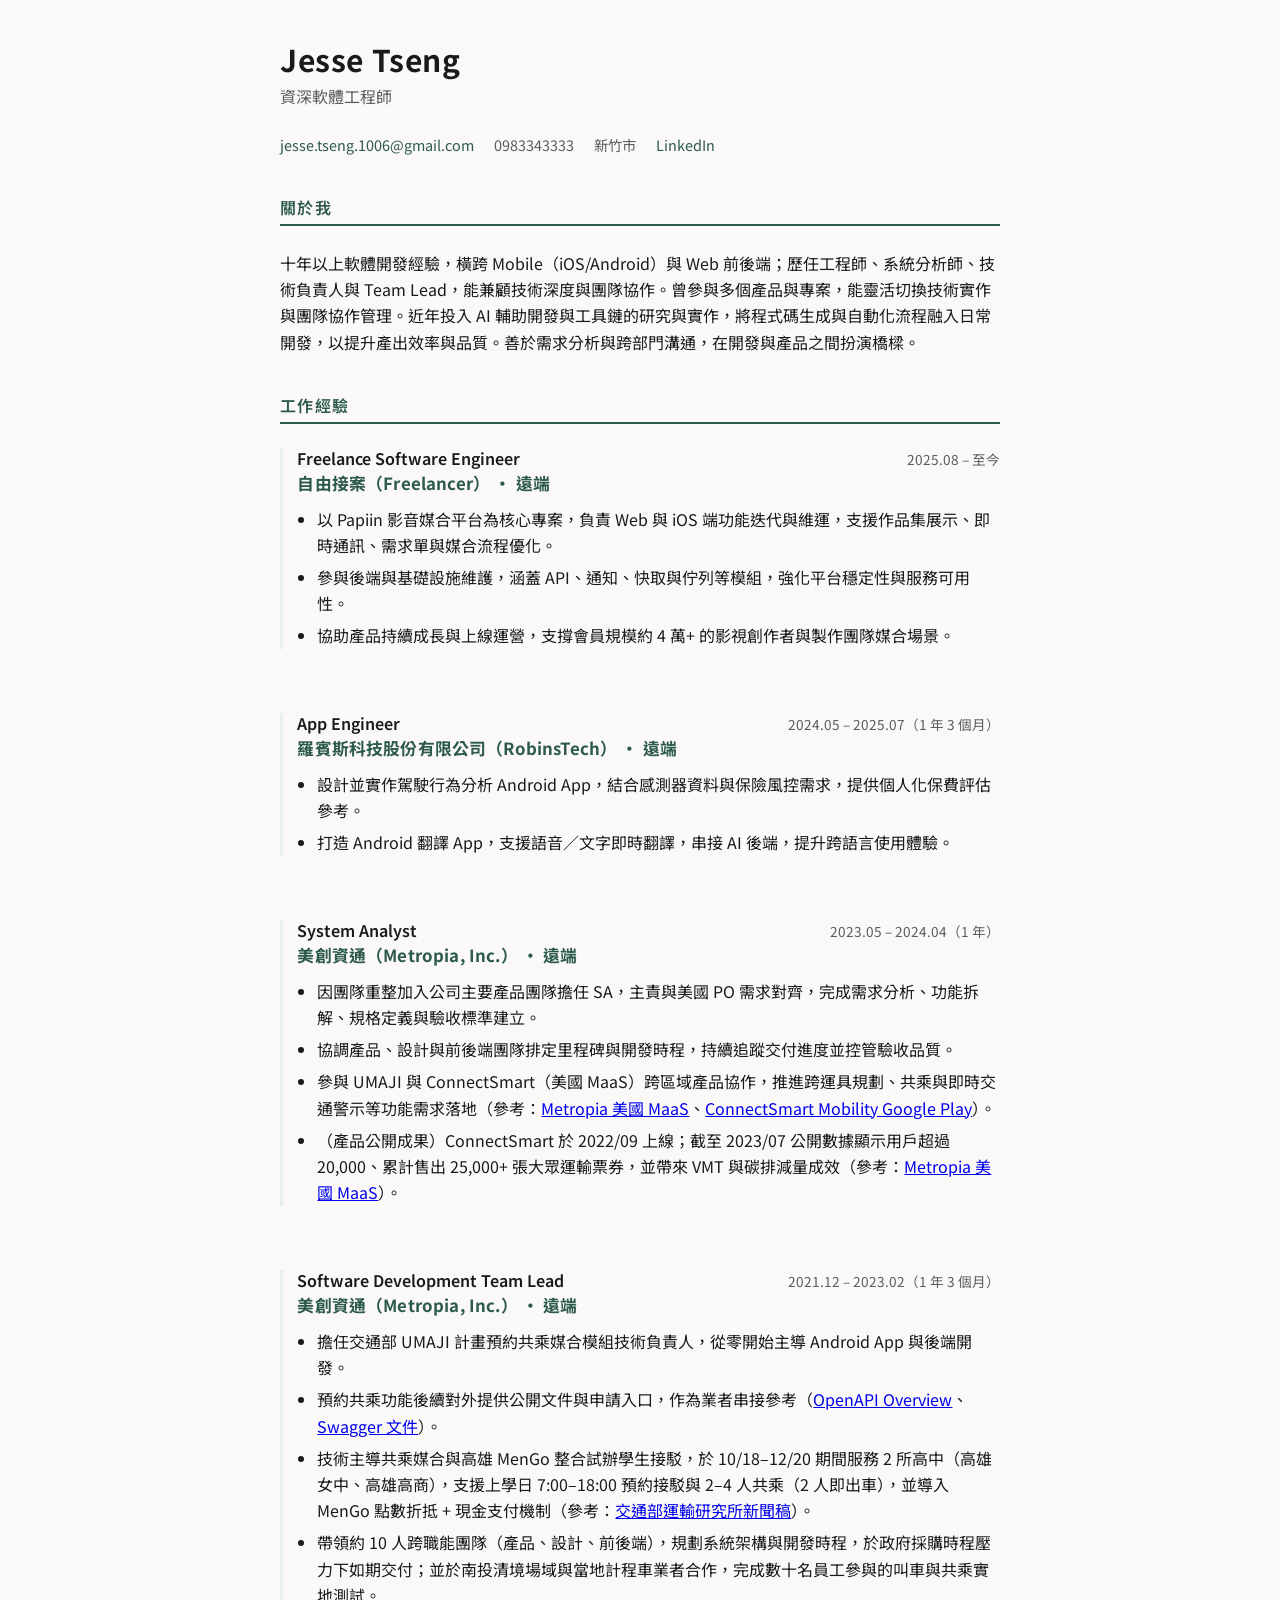
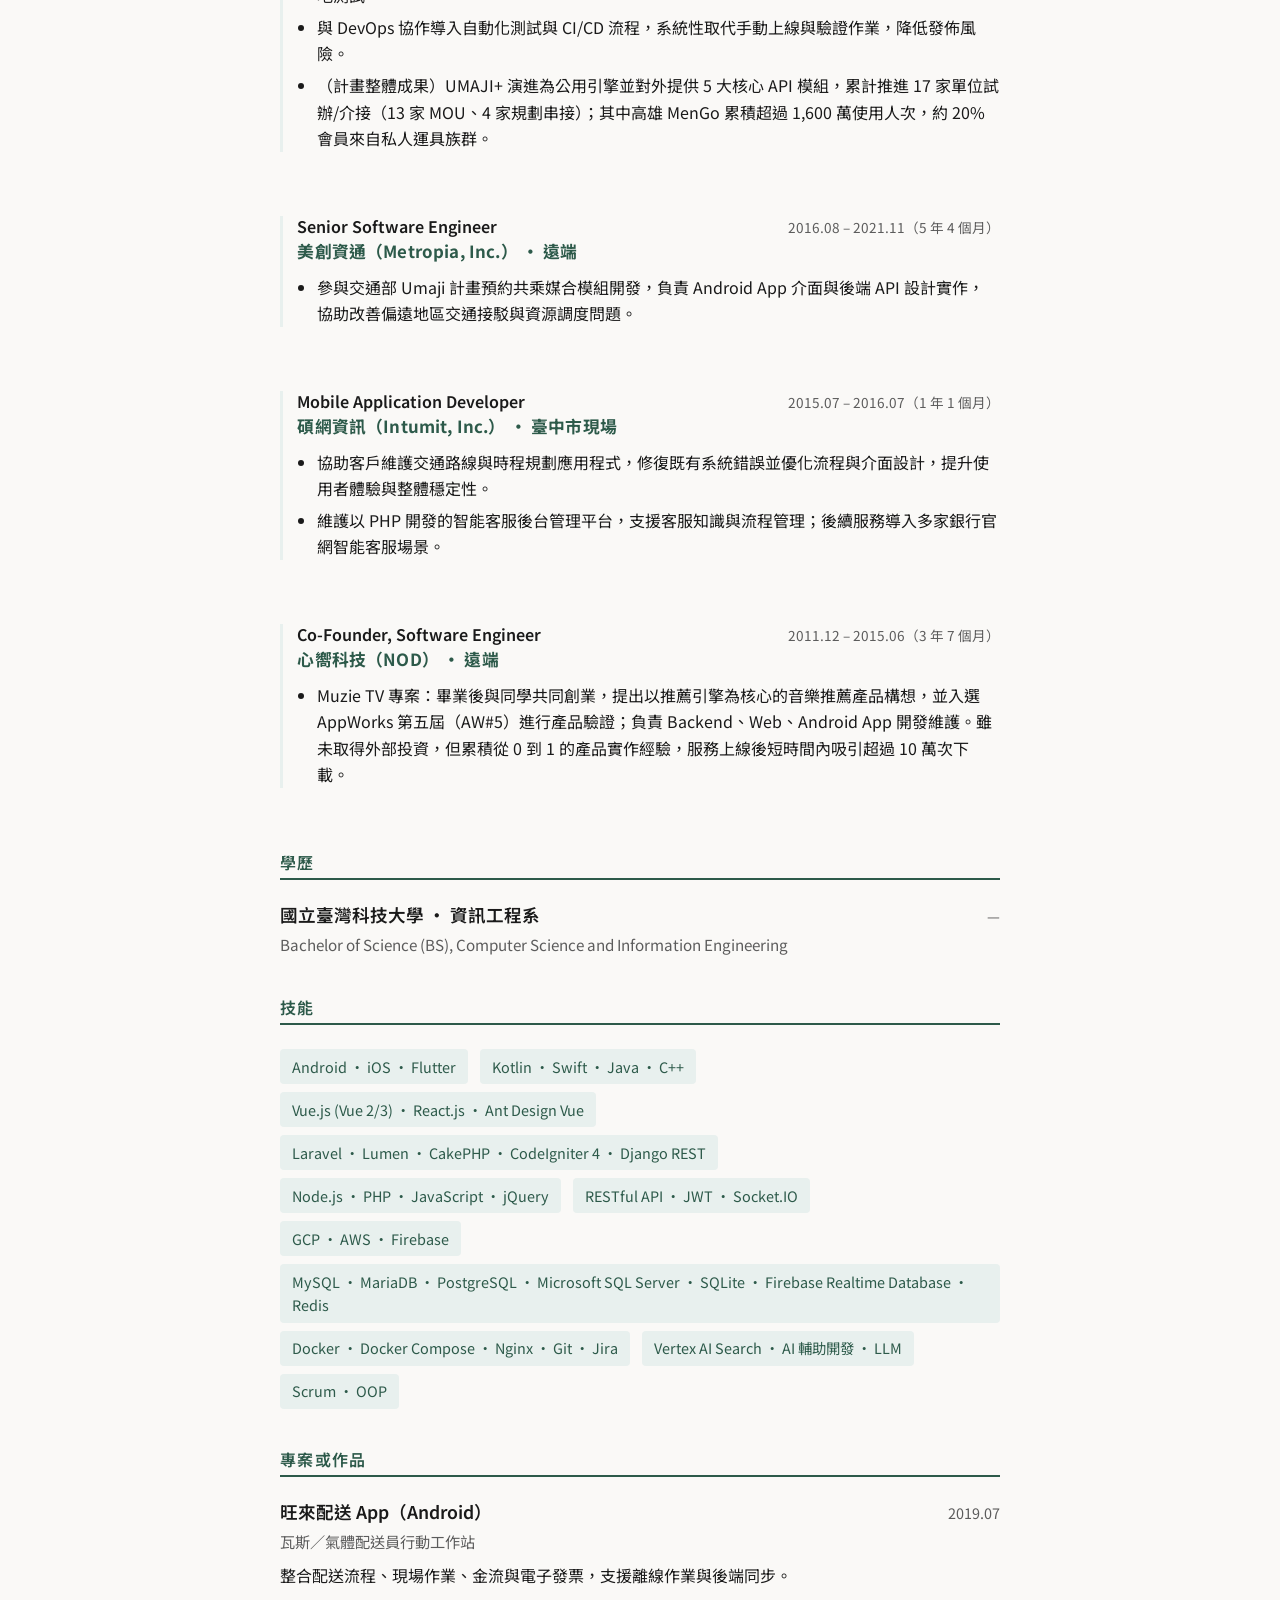
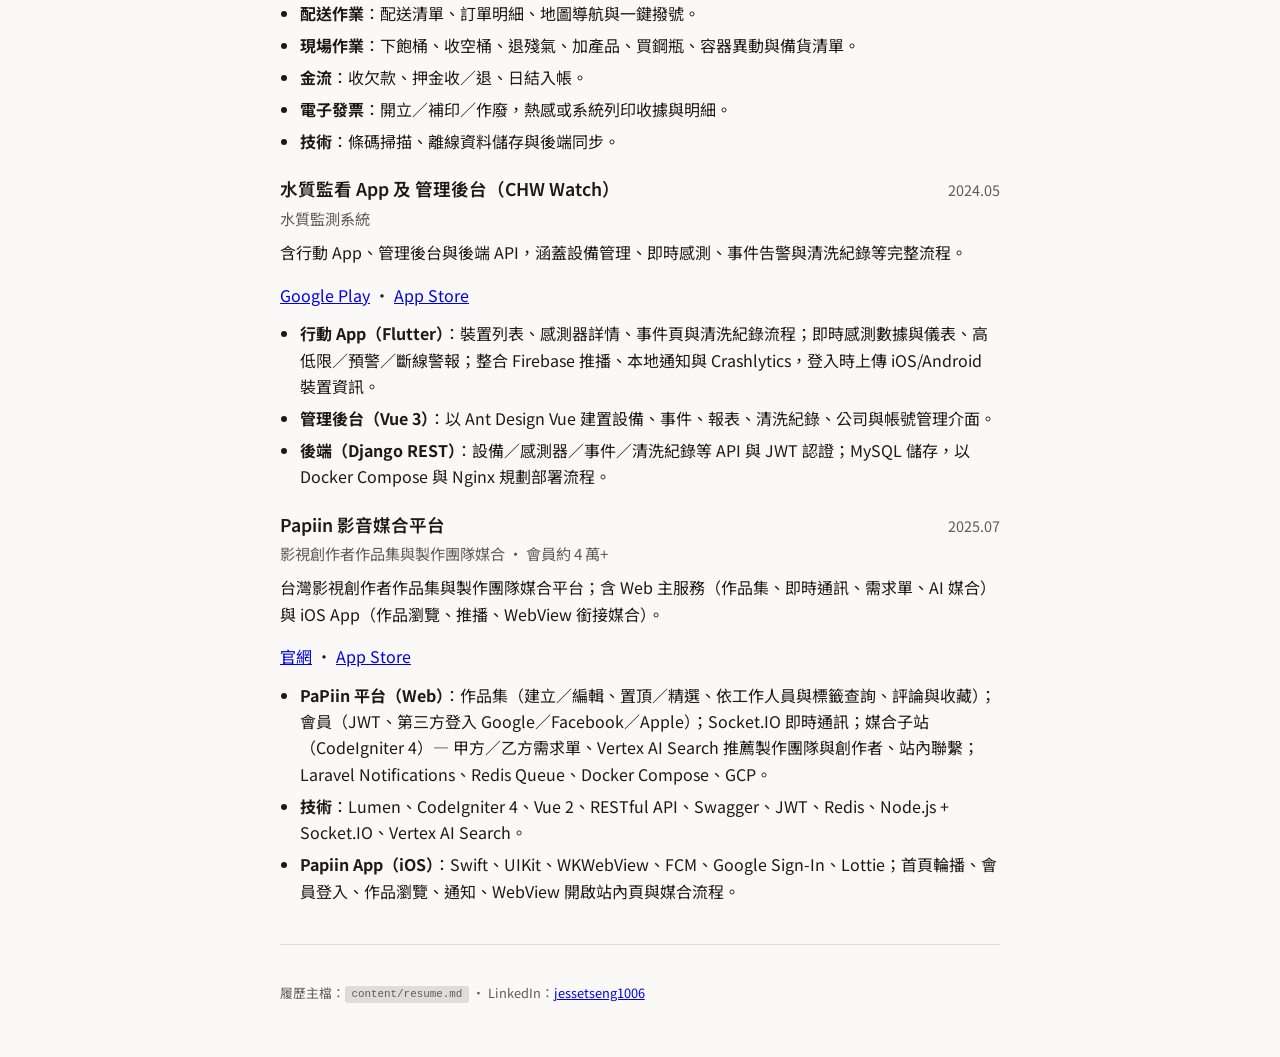
<file: index.html>
<!DOCTYPE html>
<html lang="zh-Hant">
<head>
  <meta charset="UTF-8" />
  <meta name="viewport" content="width=device-width, initial-scale=1" />
  <title>Jesse Tseng（曾煜智）· 資深軟體工程師</title>
  <link rel="preconnect" href="https://fonts.googleapis.com" />
  <link rel="preconnect" href="https://fonts.gstatic.com" crossorigin />
  <link href="https://fonts.googleapis.com/css2?family=Noto+Sans+TC:wght@400;500;600;700&display=swap" rel="stylesheet" />
  <link rel="stylesheet" href="styles.css" />
</head>
<body>
  <div class="page">
    <header class="header">
      <h1 class="name">Jesse Tseng</h1>
      <p class="tagline">資深軟體工程師</p>
      <ul class="contact">
        <li><a href="mailto:jesse.tseng.1006@gmail.com">jesse.tseng.1006@gmail.com</a></li>
        <li>0983343333</li>
        <li>新竹市</li>
        <li><a href="https://www.linkedin.com/in/jessetseng1006" target="_blank" rel="noopener">LinkedIn</a></li>
      </ul>
    </header>

    <section class="section">
      <h2>關於我</h2>
      <p class="intro">
        十年以上軟體開發經驗，橫跨 Mobile（iOS/Android）與 Web 前後端；歷任工程師、系統分析師、技術負責人與 Team Lead，能兼顧技術深度與團隊協作。曾參與多個產品與專案，能靈活切換技術實作與團隊協作管理。近年投入 AI 輔助開發與工具鏈的研究與實作，將程式碼生成與自動化流程融入日常開發，以提升產出效率與品質。善於需求分析與跨部門溝通，在開發與產品之間扮演橋樑。
      </p>
    </section>

    <section class="section work-experience">
      <h2>工作經驗</h2>

      <article class="entry">
        <div class="entry-head">
          <h3>Freelance Software Engineer</h3>
          <span class="date">2025.08 – 至今</span>
        </div>
        <p class="company">自由接案（Freelancer） · 遠端</p>
        <ul class="bullets">
          <li>以 Papiin 影音媒合平台為核心專案，負責 Web 與 iOS 端功能迭代與維運，支援作品集展示、即時通訊、需求單與媒合流程優化。</li>
          <li>參與後端與基礎設施維護，涵蓋 API、通知、快取與佇列等模組，強化平台穩定性與服務可用性。</li>
          <li>協助產品持續成長與上線運營，支撐會員規模約 4 萬+ 的影視創作者與製作團隊媒合場景。</li>
        </ul>
      </article>

      <article class="entry">
        <div class="entry-head">
          <h3>App Engineer</h3>
          <span class="date">2024.05 – 2025.07（1 年 3 個月）</span>
        </div>
        <p class="company">羅賓斯科技股份有限公司（RobinsTech） · 遠端</p>
        <ul class="bullets">
          <li>設計並實作駕駛行為分析 Android App，結合感測器資料與保險風控需求，提供個人化保費評估參考。</li>
          <li>打造 Android 翻譯 App，支援語音／文字即時翻譯，串接 AI 後端，提升跨語言使用體驗。</li>
        </ul>
      </article>

      <article class="entry">
        <div class="entry-head">
          <h3>System Analyst</h3>
          <span class="date">2023.05 – 2024.04（1 年）</span>
        </div>
        <p class="company">美創資通（Metropia, Inc.） · 遠端</p>
        <ul class="bullets">
          <li>因團隊重整加入公司主要產品團隊擔任 SA，主責與美國 PO 需求對齊，完成需求分析、功能拆解、規格定義與驗收標準建立。</li>
          <li>協調產品、設計與前後端團隊排定里程碑與開發時程，持續追蹤交付進度並控管驗收品質。</li>
          <li>參與 UMAJI 與 ConnectSmart（美國 MaaS）跨區域產品協作，推進跨運具規劃、共乘與即時交通警示等功能需求落地（參考：<a href="https://www.metropia.com/us-maas" target="_blank" rel="noopener noreferrer">Metropia 美國 MaaS</a>、<a href="https://play.google.com/store/apps/details?id=com.connectsmart.carpool.transit.gps.directions.rideshare.navigate&hl=zh_TW" target="_blank" rel="noopener noreferrer">ConnectSmart Mobility Google Play</a>）。</li>
          <li>（產品公開成果）ConnectSmart 於 2022/09 上線；截至 2023/07 公開數據顯示用戶超過 20,000、累計售出 25,000+ 張大眾運輸票券，並帶來 VMT 與碳排減量成效（參考：<a href="https://www.metropia.com/us-maas" target="_blank" rel="noopener noreferrer">Metropia 美國 MaaS</a>）。</li>
        </ul>
      </article>

      <article class="entry">
        <div class="entry-head">
          <h3>Software Development Team Lead</h3>
          <span class="date">2021.12 – 2023.02（1 年 3 個月）</span>
        </div>
        <p class="company">美創資通（Metropia, Inc.） · 遠端</p>
        <ul class="bullets">
          <li>擔任交通部 UMAJI 計畫預約共乘媒合模組技術負責人，從零開始主導 Android App 與後端開發。</li>
          <li>預約共乘功能後續對外提供公開文件與申請入口，作為業者串接參考（<a href="https://openapi.umaji.com.tw/overview" target="_blank" rel="noopener noreferrer">OpenAPI Overview</a>、<a href="https://swagger.umaji.com.tw/openapi/msp.html" target="_blank" rel="noopener noreferrer">Swagger 文件</a>）。</li>
          <li>技術主導共乘媒合與高雄 MenGo 整合試辦學生接駁，於 10/18–12/20 期間服務 2 所高中（高雄女中、高雄高商），支援上學日 7:00–18:00 預約接駁與 2–4 人共乘（2 人即出車），並導入 MenGo 點數折抵 + 現金支付機制（參考：<a href="https://www.iot.gov.tw/zh_tw/proclamation/news/MeNGo%E6%8E%A8%E5%87%BA%E5%AD%B8%E7%94%9F%E6%97%8F%E7%BE%A4%E4%B9%8B%E5%89%B5%E6%96%B0%E8%A8%88%E7%A8%8B%E8%BB%8A%E5%85%B1%E4%B9%98%E6%9C%8D%E5%8B%99-55291838" target="_blank" rel="noopener noreferrer">交通部運輸研究所新聞稿</a>）。</li>
          <li>帶領約 10 人跨職能團隊（產品、設計、前後端），規劃系統架構與開發時程，於政府採購時程壓力下如期交付；並於南投清境場域與當地計程車業者合作，完成數十名員工參與的叫車與共乘實地測試。</li>
          <li>與 DevOps 協作導入自動化測試與 CI/CD 流程，系統性取代手動上線與驗證作業，降低發佈風險。</li>
          <li>（計畫整體成果）UMAJI+ 演進為公用引擎並對外提供 5 大核心 API 模組，累計推進 17 家單位試辦/介接（13 家 MOU、4 家規劃串接）；其中高雄 MenGo 累積超過 1,600 萬使用人次，約 20% 會員來自私人運具族群。</li>
        </ul>
      </article>

      <article class="entry">
        <div class="entry-head">
          <h3>Senior Software Engineer</h3>
          <span class="date">2016.08 – 2021.11（5 年 4 個月）</span>
        </div>
        <p class="company">美創資通（Metropia, Inc.） · 遠端</p>
        <ul class="bullets">
          <li>參與交通部 Umaji 計畫預約共乘媒合模組開發，負責 Android App 介面與後端 API 設計實作，協助改善偏遠地區交通接駁與資源調度問題。</li>
        </ul>
      </article>

      <article class="entry">
        <div class="entry-head">
          <h3>Mobile Application Developer</h3>
          <span class="date">2015.07 – 2016.07（1 年 1 個月）</span>
        </div>
        <p class="company">碩網資訊（Intumit, Inc.） · 臺中市現場</p>
        <ul class="bullets">
          <li>協助客戶維護交通路線與時程規劃應用程式，修復既有系統錯誤並優化流程與介面設計，提升使用者體驗與整體穩定性。</li>
          <li>維護以 PHP 開發的智能客服後台管理平台，支援客服知識與流程管理；後續服務導入多家銀行官網智能客服場景。</li>
        </ul>
      </article>

      <article class="entry">
        <div class="entry-head">
          <h3>Co-Founder, Software Engineer</h3>
          <span class="date">2011.12 – 2015.06（3 年 7 個月）</span>
        </div>
        <p class="company">心嚮科技（NOD） · 遠端</p>
        <ul class="bullets">
          <li>Muzie TV 專案：畢業後與同學共同創業，提出以推薦引擎為核心的音樂推薦產品構想，並入選 AppWorks 第五屆（AW#5）進行產品驗證；負責 Backend、Web、Android App 開發維護。雖未取得外部投資，但累積從 0 到 1 的產品實作經驗，服務上線後短時間內吸引超過 10 萬次下載。</li>
        </ul>
      </article>
    </section>

    <section class="section">
      <h2>學歷</h2>
      <article class="entry">
        <div class="entry-head">
          <h3>國立臺灣科技大學 · 資訊工程系</h3>
          <span class="date">—</span>
        </div>
        <p class="company">Bachelor of Science (BS), Computer Science and Information Engineering</p>
      </article>
    </section>

    <section class="section">
      <h2>技能</h2>
      <ul class="skills">
        <li>Android · iOS · Flutter</li>
        <li>Kotlin · Swift · Java · C++</li>
        <li>Vue.js (Vue 2/3) · React.js · Ant Design Vue</li>
        <li>Laravel · Lumen · CakePHP · CodeIgniter 4 · Django REST</li>
        <li>Node.js · PHP · JavaScript · jQuery</li>
        <li>RESTful API · JWT · Socket.IO</li>
        <li>GCP · AWS · Firebase</li>
        <li>MySQL · MariaDB · PostgreSQL · Microsoft SQL Server · SQLite · Firebase Realtime Database · Redis</li>
        <li>Docker · Docker Compose · Nginx · Git · Jira</li>
        <li>Vertex AI Search · AI 輔助開發 · LLM</li>
        <li>Scrum · OOP</li>
      </ul>
    </section>

    <section class="section">
      <h2>專案或作品</h2>
      <article class="entry">
        <div class="entry-head">
          <h3>旺來配送 App（Android）</h3>
          <span class="date">2019.07</span>
        </div>
        <p class="company">瓦斯／氣體配送員行動工作站</p>
        <p class="intro" style="margin-bottom: 0.75em;">整合配送流程、現場作業、金流與電子發票，支援離線作業與後端同步。</p>
        <ul class="bullets">
          <li><strong>配送作業</strong>：配送清單、訂單明細、地圖導航與一鍵撥號。</li>
          <li><strong>現場作業</strong>：下飽桶、收空桶、退殘氣、加產品、買鋼瓶、容器異動與備貨清單。</li>
          <li><strong>金流</strong>：收欠款、押金收／退、日結入帳。</li>
          <li><strong>電子發票</strong>：開立／補印／作廢，熱感或系統列印收據與明細。</li>
          <li><strong>技術</strong>：條碼掃描、離線資料儲存與後端同步。</li>
        </ul>
      </article>

      <article class="entry">
        <div class="entry-head">
          <h3>水質監看 App 及 管理後台（CHW Watch）</h3>
          <span class="date">2024.05</span>
        </div>
        <p class="company">水質監測系統</p>
        <p class="intro" style="margin-bottom: 0.5em;">含行動 App、管理後台與後端 API，涵蓋設備管理、即時感測、事件告警與清洗紀錄等完整流程。</p>
        <p style="margin-bottom: 0.75em;"><a href="https://play.google.com/store/apps/details?id=com.watertech.chwwatch.realtime.monitor.reporting.ph" target="_blank" rel="noopener">Google Play</a> · <a href="https://apps.apple.com/tw/app/chw-watch/id6740995334" target="_blank" rel="noopener">App Store</a></p>
        <ul class="bullets">
          <li><strong>行動 App（Flutter）</strong>：裝置列表、感測器詳情、事件頁與清洗紀錄流程；即時感測數據與儀表、高低限／預警／斷線警報；整合 Firebase 推播、本地通知與 Crashlytics，登入時上傳 iOS/Android 裝置資訊。</li>
          <li><strong>管理後台（Vue 3）</strong>：以 Ant Design Vue 建置設備、事件、報表、清洗紀錄、公司與帳號管理介面。</li>
          <li><strong>後端（Django REST）</strong>：設備／感測器／事件／清洗紀錄等 API 與 JWT 認證；MySQL 儲存，以 Docker Compose 與 Nginx 規劃部署流程。</li>
        </ul>
      </article>

      <article class="entry">
        <div class="entry-head">
          <h3>Papiin 影音媒合平台</h3>
          <span class="date">2025.07</span>
        </div>
        <p class="company">影視創作者作品集與製作團隊媒合 · 會員約 4 萬+</p>
        <p class="intro" style="margin-bottom: 0.5em;">台灣影視創作者作品集與製作團隊媒合平台；含 Web 主服務（作品集、即時通訊、需求單、AI 媒合）與 iOS App（作品瀏覽、推播、WebView 銜接媒合）。</p>
        <p style="margin-bottom: 0.75em;"><a href="https://www.papiin.com/" target="_blank" rel="noopener">官網</a> · <a href="https://apps.apple.com/tw/app/papiin-台灣影視創作者的創新平台/id6443806723" target="_blank" rel="noopener">App Store</a></p>
        <ul class="bullets">
          <li><strong>PaPiin 平台（Web）</strong>：作品集（建立／編輯、置頂／精選、依工作人員與標籤查詢、評論與收藏）；會員（JWT、第三方登入 Google／Facebook／Apple）；Socket.IO 即時通訊；媒合子站（CodeIgniter 4）— 甲方／乙方需求單、Vertex AI Search 推薦製作團隊與創作者、站內聯繫；Laravel Notifications、Redis Queue、Docker Compose、GCP。</li>
          <li><strong>技術</strong>：Lumen、CodeIgniter 4、Vue 2、RESTful API、Swagger、JWT、Redis、Node.js + Socket.IO、Vertex AI Search。</li>
          <li><strong>Papiin App（iOS）</strong>：Swift、UIKit、WKWebView、FCM、Google Sign-In、Lottie；首頁輪播、會員登入、作品瀏覽、通知、WebView 開啟站內頁與媒合流程。</li>
        </ul>
      </article>
    </section>

    <footer class="footer">
      <p>履歷主檔：<code>content/resume.md</code> · LinkedIn：<a href="https://www.linkedin.com/in/jessetseng1006" target="_blank" rel="noopener">jessetseng1006</a></p>
    </footer>
  </div>
</body>
</html>
</file>
<file: styles.css>
/* ===== 變數 ===== */
:root {
  --bg: #faf9f7;
  --text: #1a1a1a;
  --text-muted: #5c5c5c;
  --accent: #2d5a4a;
  --accent-light: #e8f0ee;
  --border: #e0ddd9;
  --font: "Noto Sans TC", sans-serif;
  --max-width: 720px;
  --space: 1.5rem;
  --space-lg: 2.5rem;
}

/* ===== 基礎 ===== */
*,
*::before,
*::after {
  box-sizing: border-box;
}

html {
  font-size: 16px;
  -webkit-font-smoothing: antialiased;
}

body {
  font-family: var(--font);
  background: var(--bg);
  color: var(--text);
  line-height: 1.65;
  margin: 0;
  padding: var(--space-lg) var(--space);
  min-height: 100vh;
}

.page {
  max-width: var(--max-width);
  margin: 0 auto;
}

/* ===== 標題 ===== */
h1, h2, h3 {
  font-weight: 600;
  line-height: 1.3;
  margin: 0;
}

h1 {
  font-size: 1.875rem;
  font-weight: 700;
  letter-spacing: 0.02em;
}

h2 {
  font-size: 1rem;
  text-transform: uppercase;
  letter-spacing: 0.08em;
  color: var(--accent);
  margin-bottom: var(--space);
  padding-bottom: 0.35rem;
  border-bottom: 2px solid var(--accent);
}

h3 {
  font-size: 1.1rem;
  font-weight: 600;
}

/* ===== Header ===== */
.header {
  margin-bottom: var(--space-lg);
}

.name {
  margin-bottom: 0.25rem;
}

.tagline {
  color: var(--text-muted);
  font-size: 1rem;
  margin: 0 0 var(--space);
}

.contact {
  list-style: none;
  padding: 0;
  margin: 0;
  display: flex;
  flex-wrap: wrap;
  gap: 0.75rem 1.25rem;
  font-size: 0.9rem;
  color: var(--text-muted);
}

.contact a {
  color: var(--accent);
  text-decoration: none;
}

.contact a:hover {
  text-decoration: underline;
}

/* ===== Section ===== */
.section {
  margin-bottom: var(--space-lg);
}

.section:last-of-type {
  margin-bottom: var(--space);
}

.intro {
  margin: 0;
  color: var(--text);
}

/* ===== 經歷 / 學歷區塊 ===== */
.entry {
  margin-bottom: var(--space);
}

.entry:last-child {
  margin-bottom: 0;
}

.entry-head {
  display: flex;
  flex-wrap: wrap;
  align-items: baseline;
  justify-content: space-between;
  gap: 0.5rem;
}

.entry-head h3 {
  margin: 0;
}

.entry-head h3 a {
  color: var(--text);
  text-decoration: none;
}

.entry-head h3 a:hover {
  color: var(--accent);
  text-decoration: underline;
}

.date {
  font-size: 0.9rem;
  color: var(--text-muted);
  font-weight: 400;
}

.badge {
  font-size: 0.75rem;
  font-weight: 500;
  color: var(--accent);
  background: var(--accent-light);
  padding: 0.2rem 0.5rem;
  border-radius: 4px;
}

.company {
  margin: 0.25rem 0 0.5rem;
  font-size: 0.95rem;
  color: var(--text-muted);
}

/* ===== 工作經驗重點強化 ===== */
.work-experience .entry {
  border-left: 3px solid var(--accent-light);
  padding-left: 0.9rem;
  margin-bottom: 4rem;
}

.work-experience .company {
  margin: 0 0 0.45rem;
  font-size: 1.05rem;
  font-weight: 700;
  color: var(--accent);
  letter-spacing: 0.01em;
}

.work-experience .entry-head h3 {
  font-size: 1rem;
  font-weight: 600;
  color: var(--text);
}

.work-experience .date {
  font-size: 0.85rem;
}

.bullets {
  margin: 0.5rem 0 0;
  padding-left: 1.25rem;
}

.bullets li {
  margin-bottom: 0.35rem;
}

.bullets li:last-child {
  margin-bottom: 0;
}

/* ===== 技能 ===== */
.skills {
  list-style: none;
  padding: 0;
  margin: 0;
  display: flex;
  flex-wrap: wrap;
  gap: 0.5rem 0.75rem;
}

.skills li {
  background: var(--accent-light);
  color: var(--accent);
  padding: 0.35rem 0.75rem;
  border-radius: 4px;
  font-size: 0.9rem;
}

/* ===== Footer ===== */
.footer {
  margin-top: var(--space-lg);
  padding-top: var(--space);
  border-top: 1px solid var(--border);
  font-size: 0.8rem;
  color: var(--text-muted);
}

.footer code {
  background: var(--border);
  padding: 0.15rem 0.4rem;
  border-radius: 3px;
  font-size: 0.85em;
}

/* ===== 列印 ===== */
@media print {
  body {
    background: #fff;
    padding: 0;
  }

  .page {
    max-width: 100%;
  }

  .contact a,
  .entry-head h3 a {
    color: var(--text);
  }

  .footer {
    border-top-color: var(--border);
  }

  .skills li {
    background: #f0f0f0;
    color: var(--text);
    border: 1px solid var(--border);
  }

  .badge {
    background: #f0f0f0;
    color: var(--text);
    border: 1px solid var(--border);
  }

  @page {
    margin: 1.5cm;
  }
}

/* ===== 小螢幕 ===== */
@media (max-width: 480px) {
  body {
    padding: var(--space);
  }

  .contact {
    flex-direction: column;
    gap: 0.35rem;
  }

  .entry-head {
    flex-direction: column;
    align-items: flex-start;
  }
}
</file>
